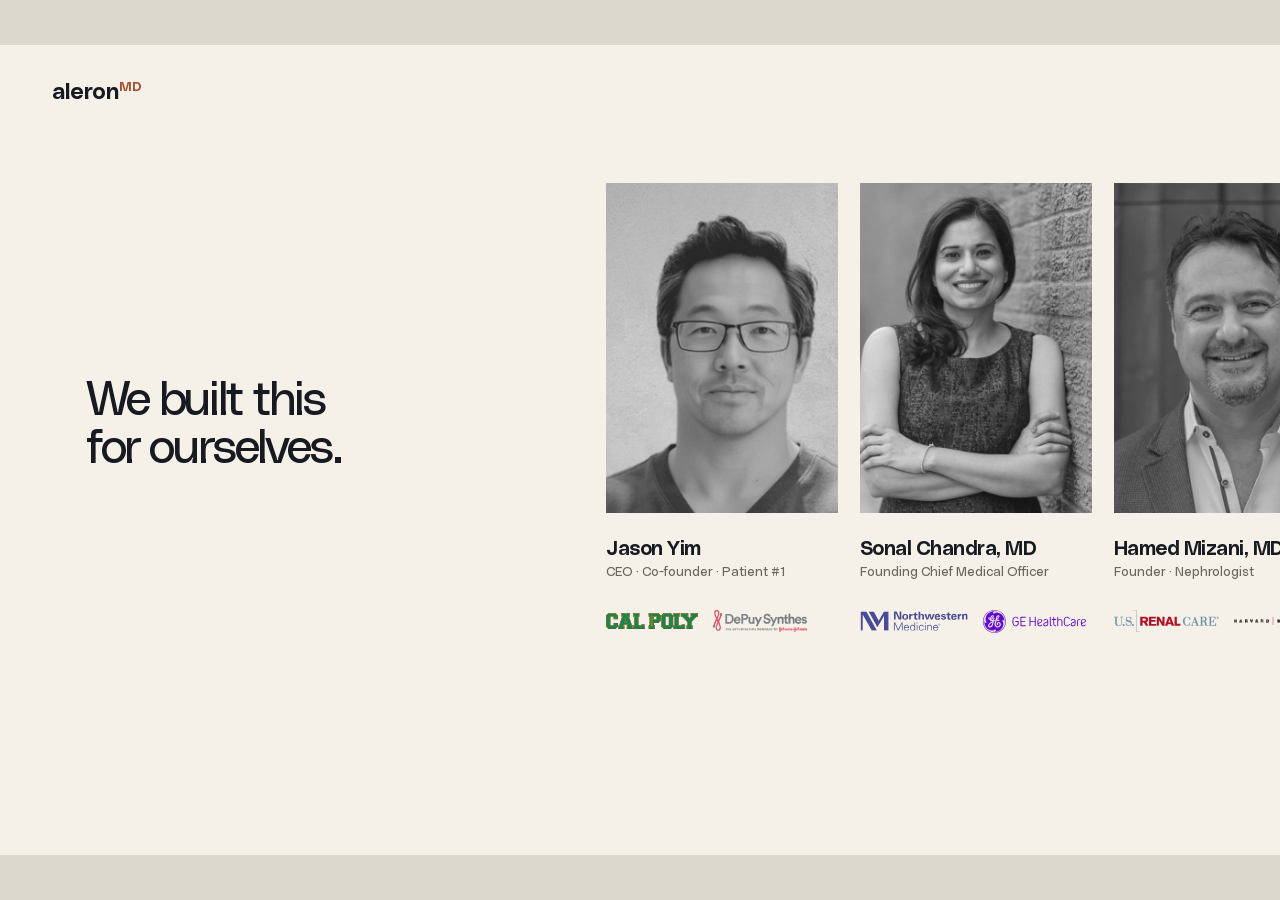
<file: prototypes/team-slide-minimal/index.html>
<!doctype html><html><head><meta charset="utf-8"><meta http-equiv="refresh" content="0; url=C.html"><title>Aleron founding team</title></head><body><a href="C.html">Open the selected founding-team slide</a></body></html>
</file>
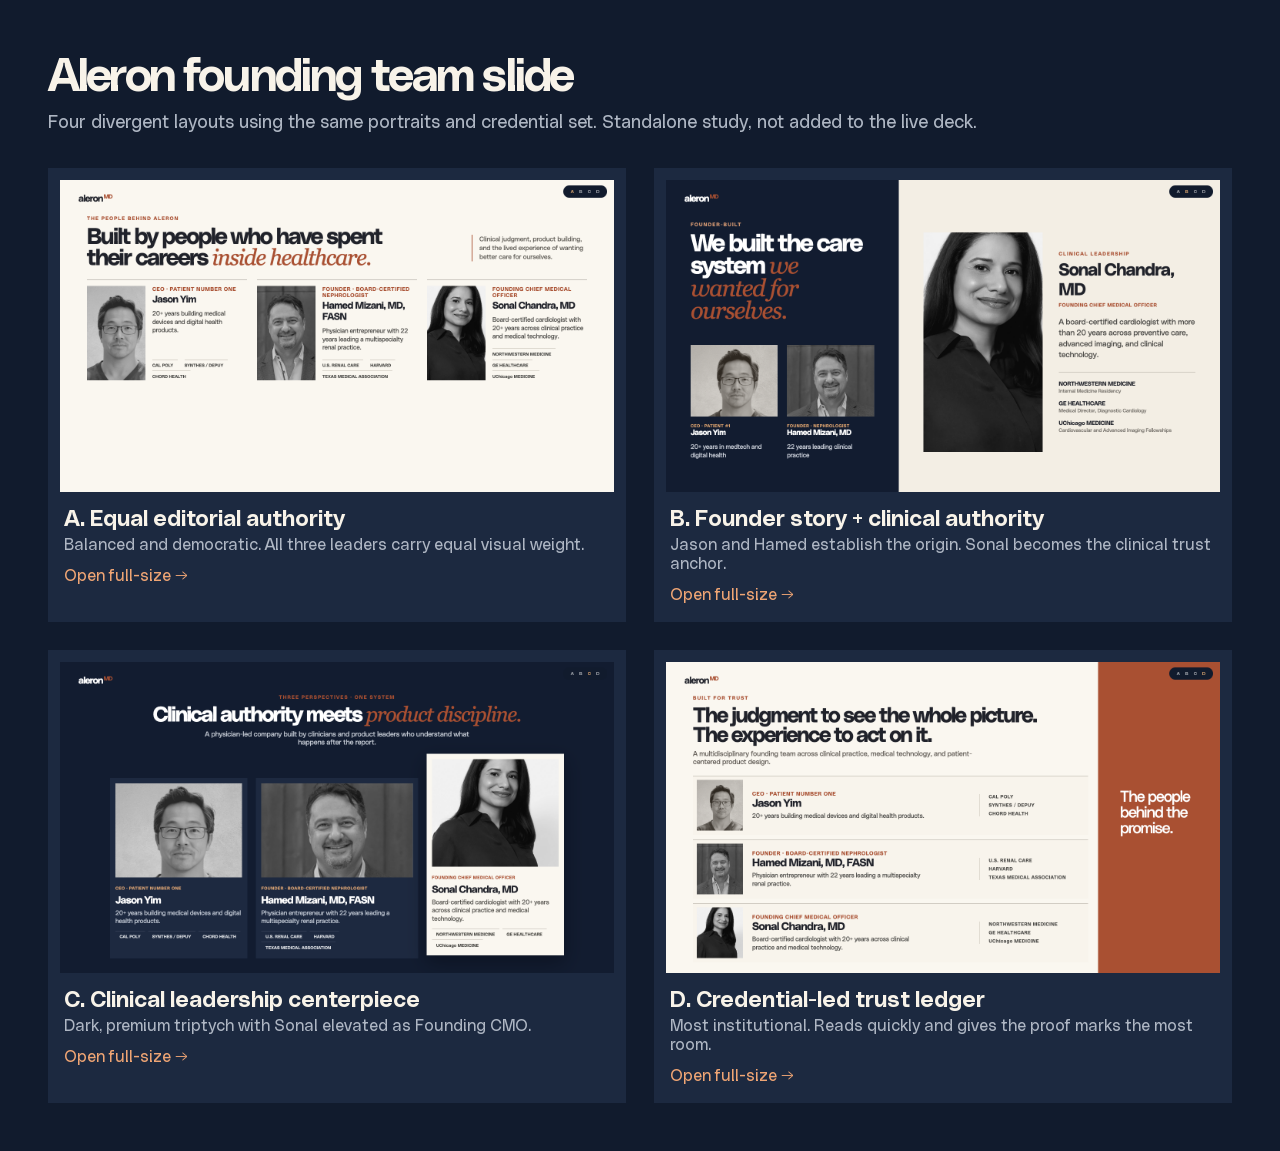
<file: prototypes/team-slide/index.html>
<!doctype html><html><head><meta charset="utf-8"><title>Aleron team slide concepts</title><style>@font-face{font-family:Poly;src:url(../../assets/fonts/PolySansVF.woff2)}*{box-sizing:border-box}body{margin:0;padding:48px;background:#111b2d;color:#f8f3e9;font-family:Poly,Arial}h1{font-size:46px;letter-spacing:-.04em;margin:0}.lede{color:#aeb6c3;font-size:18px;margin:10px 0 36px}.grid{display:grid;grid-template-columns:1fr 1fr;gap:28px}.card{background:#1c2940;padding:12px 12px 18px}.card img{display:block;width:100%;aspect-ratio:16/9;object-fit:cover}.card b{display:block;font-size:22px;margin:14px 4px 4px}.card p{color:#aeb6c3;margin:0 4px 12px}.card a{color:#efa574;text-decoration:none;margin-left:4px}</style></head><body><h1>Aleron founding team slide</h1><p class="lede">Four divergent layouts using the same portraits and credential set. Standalone study, not added to the live deck.</p><main class="grid"><article class="card"><img src="screens/A.png"><b>A. Equal editorial authority</b><p>Balanced and democratic. All three leaders carry equal visual weight.</p><a href="A.html">Open full-size →</a></article><article class="card"><img src="screens/B.png"><b>B. Founder story + clinical authority</b><p>Jason and Hamed establish the origin. Sonal becomes the clinical trust anchor.</p><a href="B.html">Open full-size →</a></article><article class="card"><img src="screens/C.png"><b>C. Clinical leadership centerpiece</b><p>Dark, premium triptych with Sonal elevated as Founding CMO.</p><a href="C.html">Open full-size →</a></article><article class="card"><img src="screens/D.png"><b>D. Credential-led trust ledger</b><p>Most institutional. Reads quickly and gives the proof marks the most room.</p><a href="D.html">Open full-size →</a></article></main></body></html>
</file>
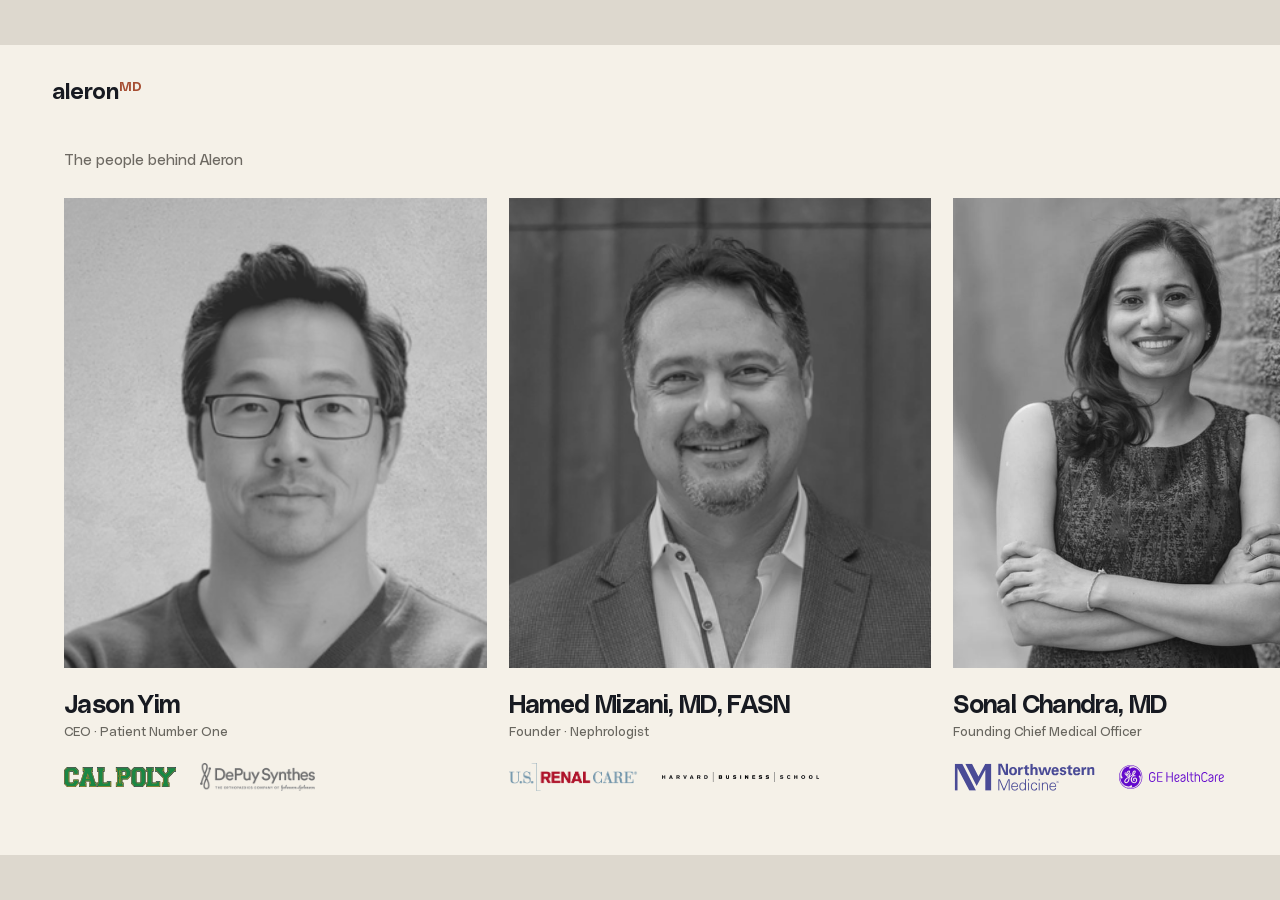
<file: prototypes/team-slide-minimal/A.html>
<!doctype html><html><head><meta charset="utf-8"><link rel="stylesheet" href="style.css"><style>.slide{padding:106px 64px 48px}.label{font-size:15px;margin-bottom:30px;color:#6d6962}.grid{display:grid;grid-template-columns:repeat(3,1fr);gap:22px}.portrait{width:100%;height:470px;object-position:center 26%;margin-bottom:18px}article:nth-child(3) .portrait{object-position:center 35%}</style></head><body><main class="slide"><div class="mark">aleron<span>MD</span></div><div class="label">The people behind Aleron</div><section class="grid"><article><img class="portrait" src="assets/portraits/jason.png"><div class="name">Jason Yim</div><div class="role">CEO · Patient Number One</div><div class="logos"><img class="" src="assets/logos/cal-poly.svg"><img class="wide" src="assets/logos/depuy-synthes-transparent.png"></div></article><article><img class="portrait" src="assets/portraits/hamed.png"><div class="name">Hamed Mizani, MD, FASN</div><div class="role">Founder · Nephrologist</div><div class="logos"><img class="wide" src="assets/logos/us-renal-care.png"><img class="hbs" src="assets/logos/hbs-transparent.png"></div></article><article><img class="portrait" src="assets/portraits/sonal.png"><div class="name">Sonal Chandra, MD</div><div class="role">Founding Chief Medical Officer</div><div class="logos"><img class="wide" src="assets/logos/northwestern.svg"><img class="ge" src="assets/logos/ge-healthcare.svg"></div></article></section></main></body></html>
</file>
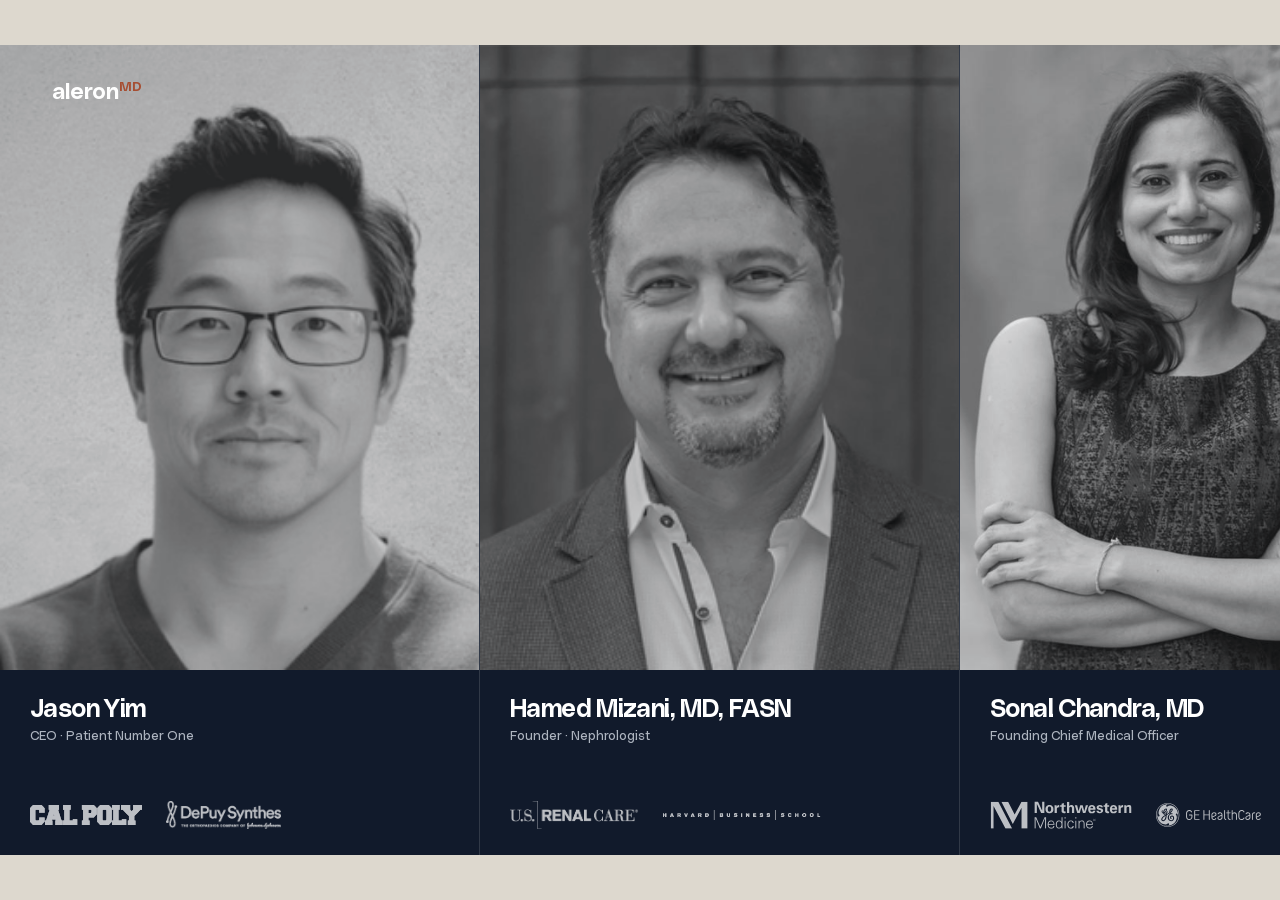
<file: prototypes/team-slide-minimal/B.html>
<!doctype html><html><head><meta charset="utf-8"><link rel="stylesheet" href="style.css"><style>.slide{display:grid;grid-template-columns:repeat(3,1fr);background:#111a2b;color:white}.mark{color:white}.slide article{height:810px;position:relative;border-right:1px solid #ffffff22}.portrait{width:100%;height:625px;object-position:center 28%;display:block;opacity:.94}.slide article:nth-child(3) .portrait{object-position:center 35%}.caption{height:185px;padding:24px 30px 20px;display:flex;flex-direction:column;justify-content:space-between}.role{color:#aeb5c0}.logos{margin-top:0}.logos img{filter:grayscale(1) brightness(0) invert(1);opacity:.72}</style></head><body><main class="slide"><div class="mark">aleron<span>MD</span></div><article><img class="portrait" src="assets/portraits/jason.png"><div class="caption"><div><div class="name">Jason Yim</div><div class="role">CEO · Patient Number One</div></div><div class="logos"><img class="" src="assets/logos/cal-poly.svg"><img class="wide" src="assets/logos/depuy-synthes-transparent.png"></div></div></article><article><img class="portrait" src="assets/portraits/hamed.png"><div class="caption"><div><div class="name">Hamed Mizani, MD, FASN</div><div class="role">Founder · Nephrologist</div></div><div class="logos"><img class="wide" src="assets/logos/us-renal-care.png"><img class="hbs" src="assets/logos/hbs-transparent.png"></div></div></article><article><img class="portrait" src="assets/portraits/sonal.png"><div class="caption"><div><div class="name">Sonal Chandra, MD</div><div class="role">Founding Chief Medical Officer</div></div><div class="logos"><img class="wide" src="assets/logos/northwestern.svg"><img class="ge" src="assets/logos/ge-healthcare.svg"></div></div></article></main></body></html>
</file>
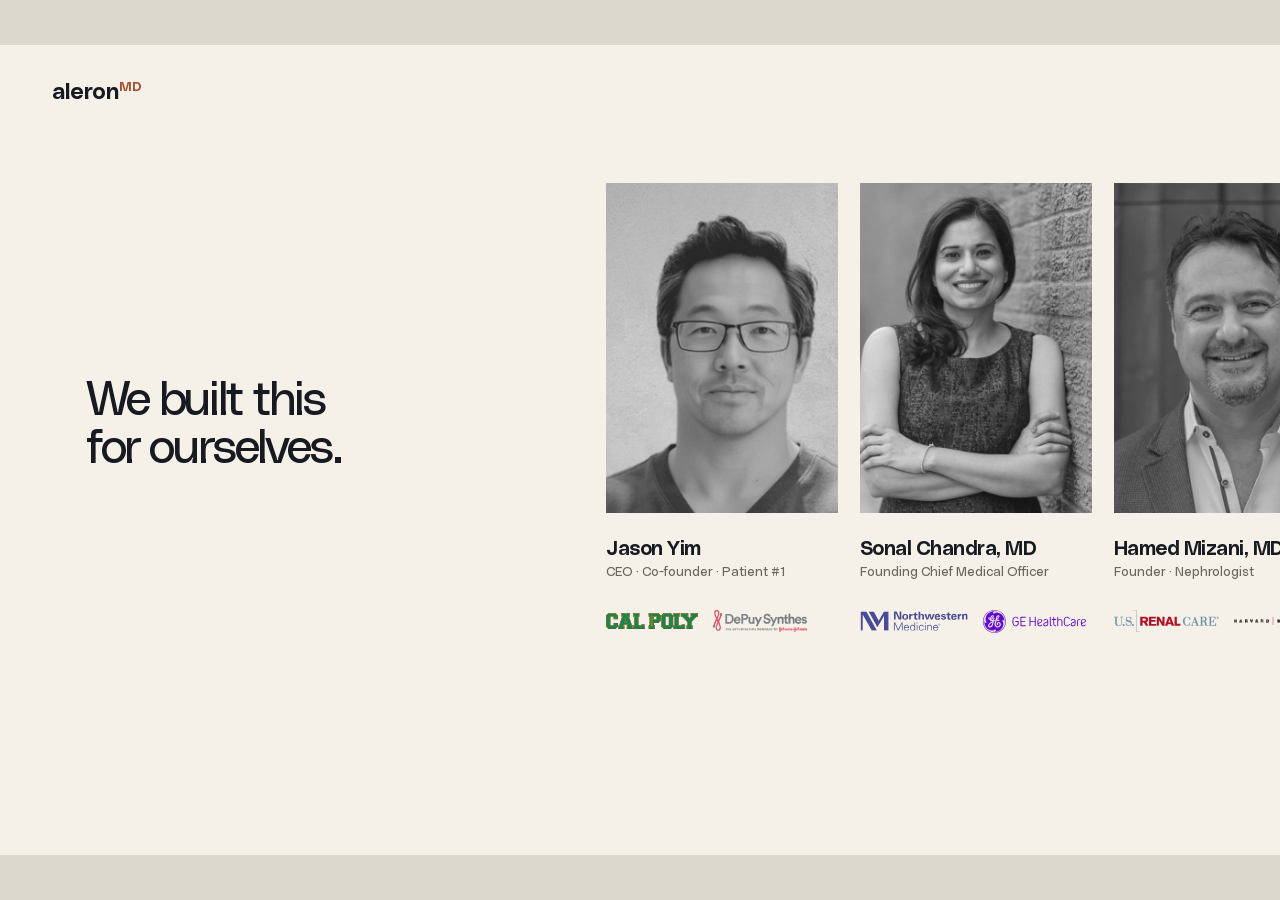
<file: prototypes/team-slide-minimal/C.html>
<!doctype html><html><head><meta charset="utf-8"><link rel="stylesheet" href="style.css"><style>.slide{padding:138px 86px 60px}.heading{font-size:48px;line-height:1;letter-spacing:-.045em;width:460px;position:absolute;left:86px;top:330px}.grid{margin-left:520px;display:grid;grid-template-columns:repeat(3,1fr);gap:22px}.portrait{width:100%;height:330px;object-position:center 27%;margin-bottom:20px}.grid article:nth-child(3) .portrait{object-position:center 35%}.name{font-size:20px;white-space:nowrap}.role{max-width:220px}.logos{gap:15px;margin-top:22px}.logos img{max-width:92px;max-height:23px}.logos .wide{max-width:108px}.logos .hbs{max-width:120px}</style></head><body><main class="slide"><div class="mark">aleron<span>MD</span></div><div class="heading">We built this<br>for ourselves.</div><section class="grid"><article><img class="portrait" src="assets/portraits/jason.png"><div class="name">Jason Yim</div><div class="role">CEO · Co-founder · Patient #1</div><div class="logos"><img class="" src="assets/logos/cal-poly.svg"><img class="wide" src="assets/logos/depuy-color.svg"></div></article><article><img class="portrait" src="assets/portraits/sonal.png"><div class="name">Sonal Chandra, MD</div><div class="role">Founding Chief Medical Officer</div><div class="logos"><img class="wide" src="assets/logos/northwestern.svg"><img class="ge" src="assets/logos/ge-healthcare.svg"></div></article><article><img class="portrait" src="assets/portraits/hamed.png"><div class="name">Hamed Mizani, MD, FASN</div><div class="role">Founder · Nephrologist</div><div class="logos"><img class="wide" src="assets/logos/usrc-color.svg"><img class="hbs" src="assets/logos/hbs-color.svg"></div></article></section></main></body></html>
</file>
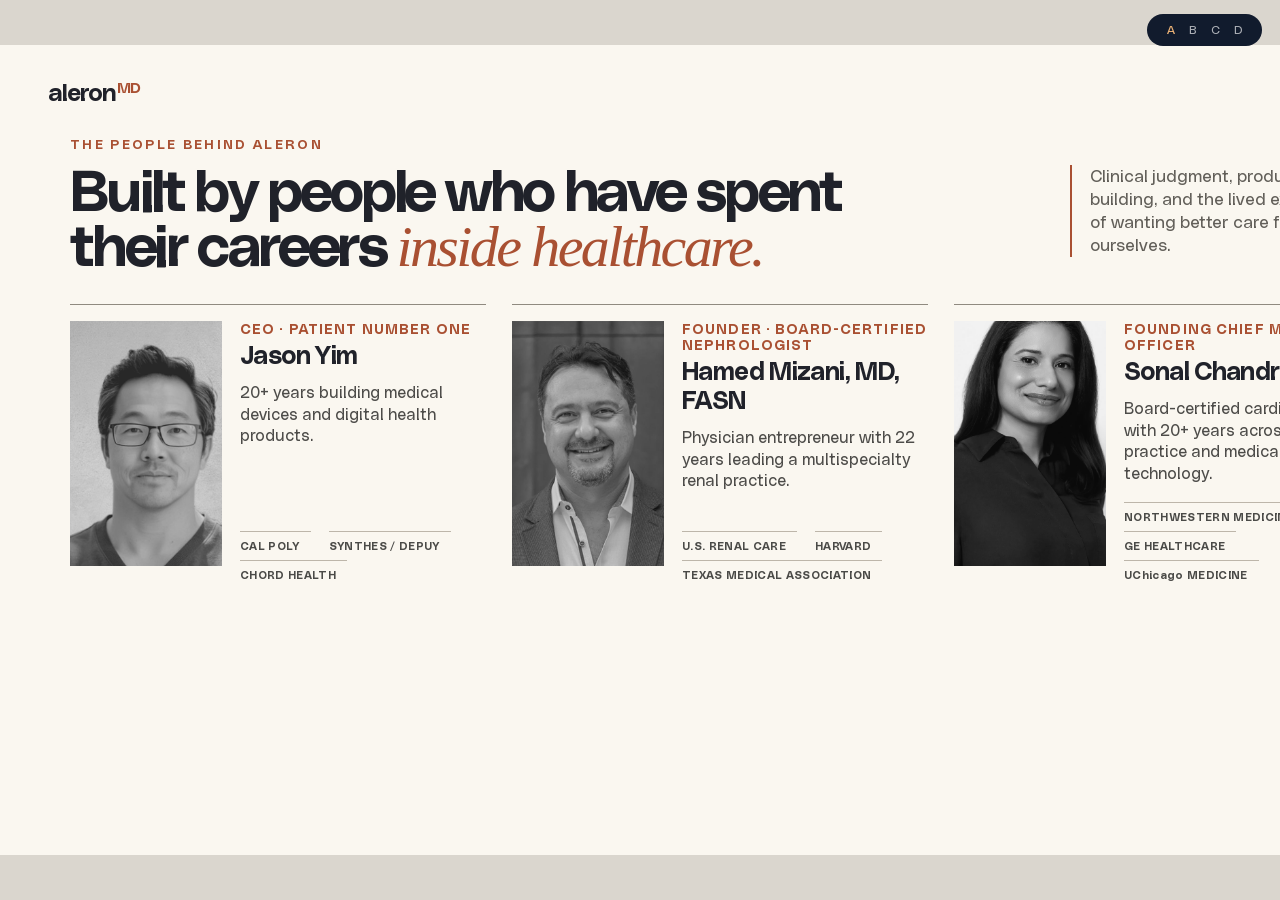
<file: prototypes/team-slide/A.html>
<!doctype html><html><head><meta charset="utf-8"><link rel="stylesheet" href="style.css"><style>.slide{padding:92px 70px 54px}header{display:flex;align-items:end;justify-content:space-between;margin-bottom:30px}.title{max-width:780px}.note{width:300px;font-size:17px;line-height:1.35;color:#625f59;border-left:2px solid var(--rust);padding-left:18px}.grid{display:grid;grid-template-columns:repeat(3,1fr);gap:26px}.person{display:grid;grid-template-columns:152px 1fr;grid-template-rows:auto auto 1fr auto;gap:4px 18px;border-top:1px solid #8f8a80;padding-top:16px}.portrait{width:152px;height:245px;grid-row:1/6}.bio{margin:8px 0 0}.logos{align-self:end}.logo{padding-left:0;margin-right:10px}</style></head><body><div class="nav"><a class="active" href="A.html">A</a><a class="" href="B.html">B</a><a class="" href="C.html">C</a><a class="" href="D.html">D</a></div><main class="slide"><div class="wordmark">aleron<span>MD</span></div><header><div><div class="eyebrow">The people behind Aleron</div><h1 class="title">Built by people who have spent their careers <em>inside healthcare.</em></h1></div><p class="note">Clinical judgment, product building, and the lived experience of wanting better care for ourselves.</p></header><section class="grid"><article class="person "><img class="portrait" src="assets/jason.png"><div class="role">CEO · Patient Number One</div><div class="name">Jason Yim</div><p class="bio">20+ years building medical devices and digital health products.</p><div class="logos"><span class="logo">CAL POLY</span><span class="logo">SYNTHES / DEPUY</span><span class="logo">CHORD HEALTH</span></div></article><article class="person "><img class="portrait" src="assets/hamed.png"><div class="role">Founder · Board-Certified Nephrologist</div><div class="name">Hamed Mizani, MD, FASN</div><p class="bio">Physician entrepreneur with 22 years leading a multispecialty renal practice.</p><div class="logos"><span class="logo">U.S. RENAL CARE</span><span class="logo">HARVARD</span><span class="logo">TEXAS MEDICAL ASSOCIATION</span></div></article><article class="person "><img class="portrait" src="assets/sonal.png"><div class="role">Founding Chief Medical Officer</div><div class="name">Sonal Chandra, MD</div><p class="bio">Board-certified cardiologist with 20+ years across clinical practice and medical technology.</p><div class="logos"><span class="logo">NORTHWESTERN MEDICINE</span><span class="logo">GE HEALTHCARE</span><span class="logo">UChicago MEDICINE</span></div></article></section></main></body></html>
</file>
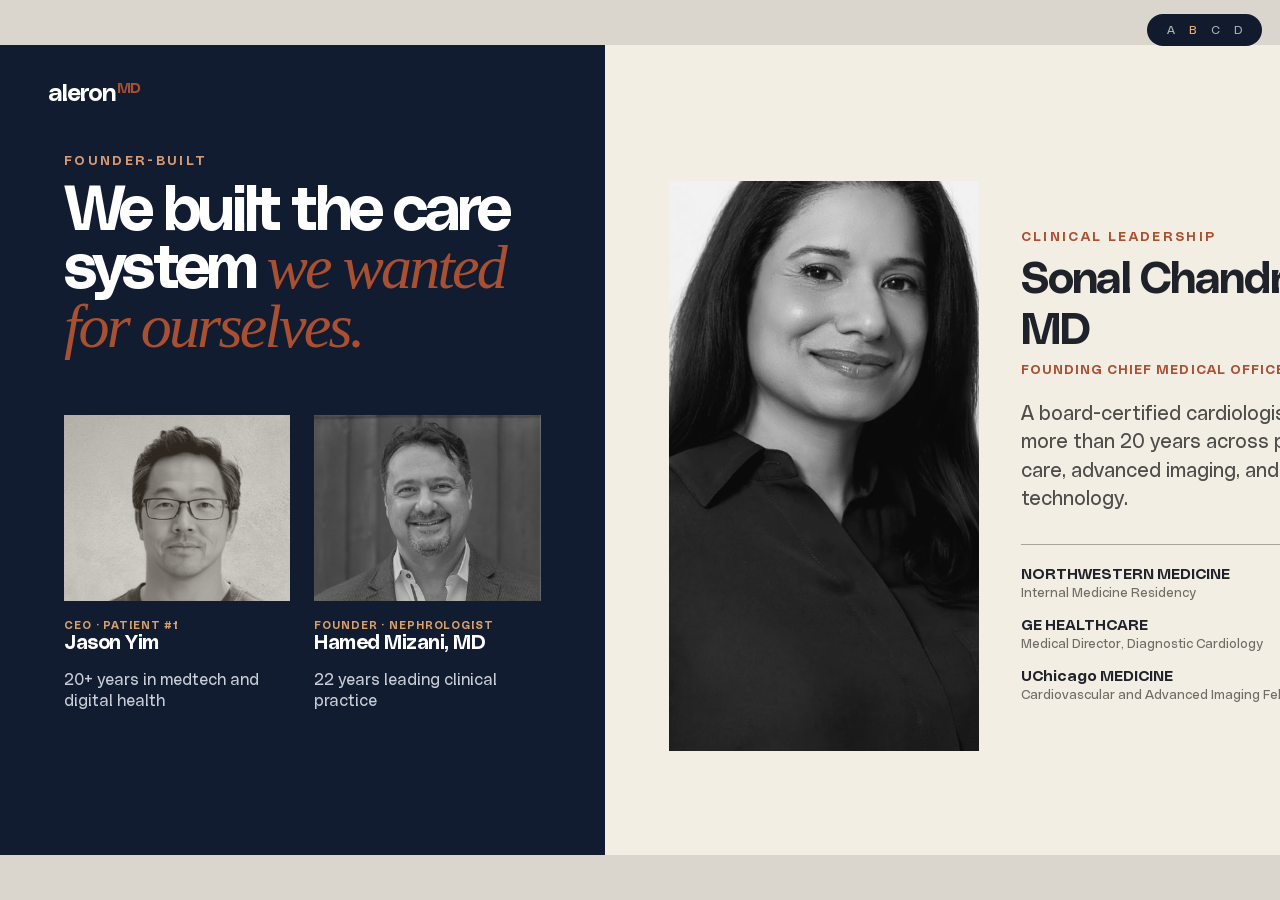
<file: prototypes/team-slide/B.html>
<!doctype html><html><head><meta charset="utf-8"><link rel="stylesheet" href="style.css"><style>.slide{display:grid;grid-template-columns:42% 58%;background:var(--cream)}.left{background:var(--navy);color:white;padding:108px 64px 55px}.left .eyebrow{color:#d89b74}.left .title{font-size:62px}.left .bio{color:#c9ced8}.founders{display:grid;grid-template-columns:1fr 1fr;gap:24px;margin-top:60px}.founder img{width:100%;height:186px;object-fit:cover;object-position:center 28%;margin-bottom:14px}.founder .name{font-size:20px}.founder .role{color:#d9a16e;font-size:11px}.right{padding:84px 64px 52px;display:grid;grid-template-columns:310px 1fr;gap:42px;align-items:center}.hero-img{width:310px;height:570px;object-fit:cover}.profile .name{font-size:44px;margin:8px 0}.profile .role{font-size:13px}.profile .bio{font-size:20px;line-height:1.42;margin:22px 0}.proof{border-top:1px solid #aaa399;margin-top:32px;padding-top:20px;display:grid;gap:15px}.proof b{display:block;font-size:15px}.proof span{font-size:13px;color:#6f6b65}.wordmark{color:white}</style></head><body><div class="nav"><a class="" href="A.html">A</a><a class="active" href="B.html">B</a><a class="" href="C.html">C</a><a class="" href="D.html">D</a></div><main class="slide"><div class="wordmark">aleron<span>MD</span></div><section class="left"><div class="eyebrow">Founder-built</div><h1 class="title">We built the care system <em>we wanted for ourselves.</em></h1><div class="founders"><div class="founder"><img src="assets/jason.png"><div class="role">CEO · Patient #1</div><div class="name">Jason Yim</div><p class="bio">20+ years in medtech and digital health</p></div><div class="founder"><img src="assets/hamed.png"><div class="role">Founder · Nephrologist</div><div class="name">Hamed Mizani, MD</div><p class="bio">22 years leading clinical practice</p></div></div></section><section class="right"><img class="hero-img" src="assets/sonal.png"><div class="profile"><div class="eyebrow">Clinical leadership</div><div class="name">Sonal Chandra, MD</div><div class="role">Founding Chief Medical Officer</div><p class="bio">A board-certified cardiologist with more than 20 years across preventive care, advanced imaging, and clinical technology.</p><div class="proof"><div><b>NORTHWESTERN MEDICINE</b><span>Internal Medicine Residency</span></div><div><b>GE HEALTHCARE</b><span>Medical Director, Diagnostic Cardiology</span></div><div><b>UChicago MEDICINE</b><span>Cardiovascular and Advanced Imaging Fellowships</span></div></div></div></section></main></body></html>
</file>
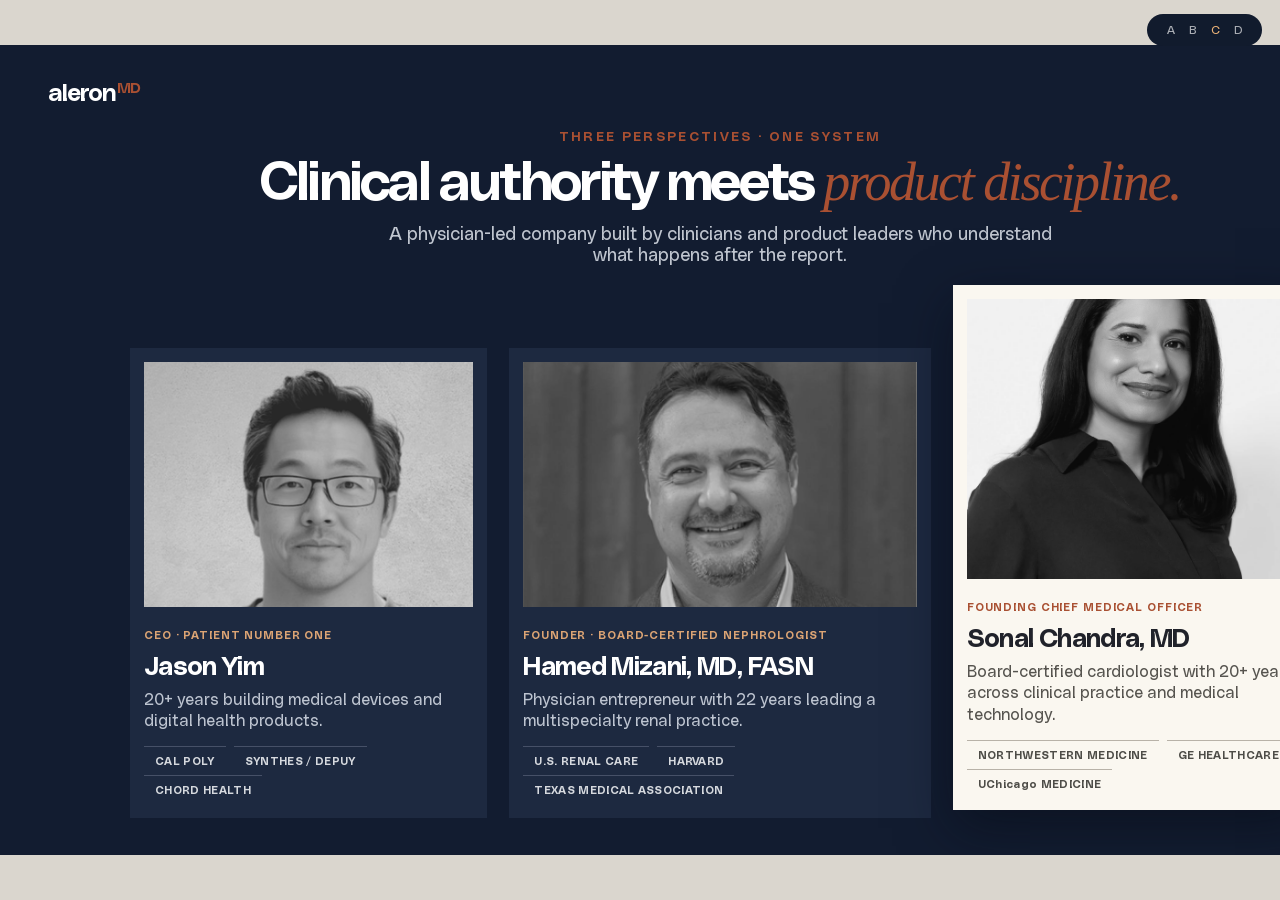
<file: prototypes/team-slide/C.html>
<!doctype html><html><head><meta charset="utf-8"><link rel="stylesheet" href="style.css"><style>.slide{background:var(--navy);color:white;padding:84px 72px 48px}.wordmark{color:white}.head{text-align:center}.title{font-size:54px}.head p{color:#bfc5cf;font-size:18px;margin:15px auto 28px;max-width:700px}.arc{display:grid;grid-template-columns:1fr 1.18fr 1fr;gap:22px;align-items:end;max-width:1180px;margin:auto}.person{background:#1d2940;padding:14px 14px 20px;min-height:470px}.person.center{background:var(--paper);color:var(--ink);transform:translateY(-8px);box-shadow:0 18px 50px #060a1480}.portrait{width:100%;height:245px;object-fit:cover;object-position:center 28%;margin-bottom:18px}.center .portrait{height:280px}.name{font-size:26px}.role{color:#dca474;margin-bottom:10px;font-size:11px}.center .role{color:var(--rust)}.bio{color:#bdc4d0;margin:8px 0 14px}.center .bio{color:#56544f}.logo{color:#d6d9de;border-color:#465067}.center .logo{color:#4d4c47;border-color:#b8b2a8}</style></head><body><div class="nav"><a class="" href="A.html">A</a><a class="" href="B.html">B</a><a class="active" href="C.html">C</a><a class="" href="D.html">D</a></div><main class="slide"><div class="wordmark">aleron<span>MD</span></div><header class="head"><div class="eyebrow">Three perspectives · one system</div><h1 class="title">Clinical authority meets <em>product discipline.</em></h1><p>A physician-led company built by clinicians and product leaders who understand what happens after the report.</p></header><section class="arc"><article class="person "><img class="portrait" src="assets/jason.png"><div class="role">CEO · Patient Number One</div><div class="name">Jason Yim</div><p class="bio">20+ years building medical devices and digital health products.</p><div class="logos"><span class="logo">CAL POLY</span><span class="logo">SYNTHES / DEPUY</span><span class="logo">CHORD HEALTH</span></div></article><article class="person "><img class="portrait" src="assets/hamed.png"><div class="role">Founder · Board-Certified Nephrologist</div><div class="name">Hamed Mizani, MD, FASN</div><p class="bio">Physician entrepreneur with 22 years leading a multispecialty renal practice.</p><div class="logos"><span class="logo">U.S. RENAL CARE</span><span class="logo">HARVARD</span><span class="logo">TEXAS MEDICAL ASSOCIATION</span></div></article><article class="person center"><img class="portrait" src="assets/sonal.png"><div class="role">Founding Chief Medical Officer</div><div class="name">Sonal Chandra, MD</div><p class="bio">Board-certified cardiologist with 20+ years across clinical practice and medical technology.</p><div class="logos"><span class="logo">NORTHWESTERN MEDICINE</span><span class="logo">GE HEALTHCARE</span><span class="logo">UChicago MEDICINE</span></div></article></section></main></body></html>
</file>
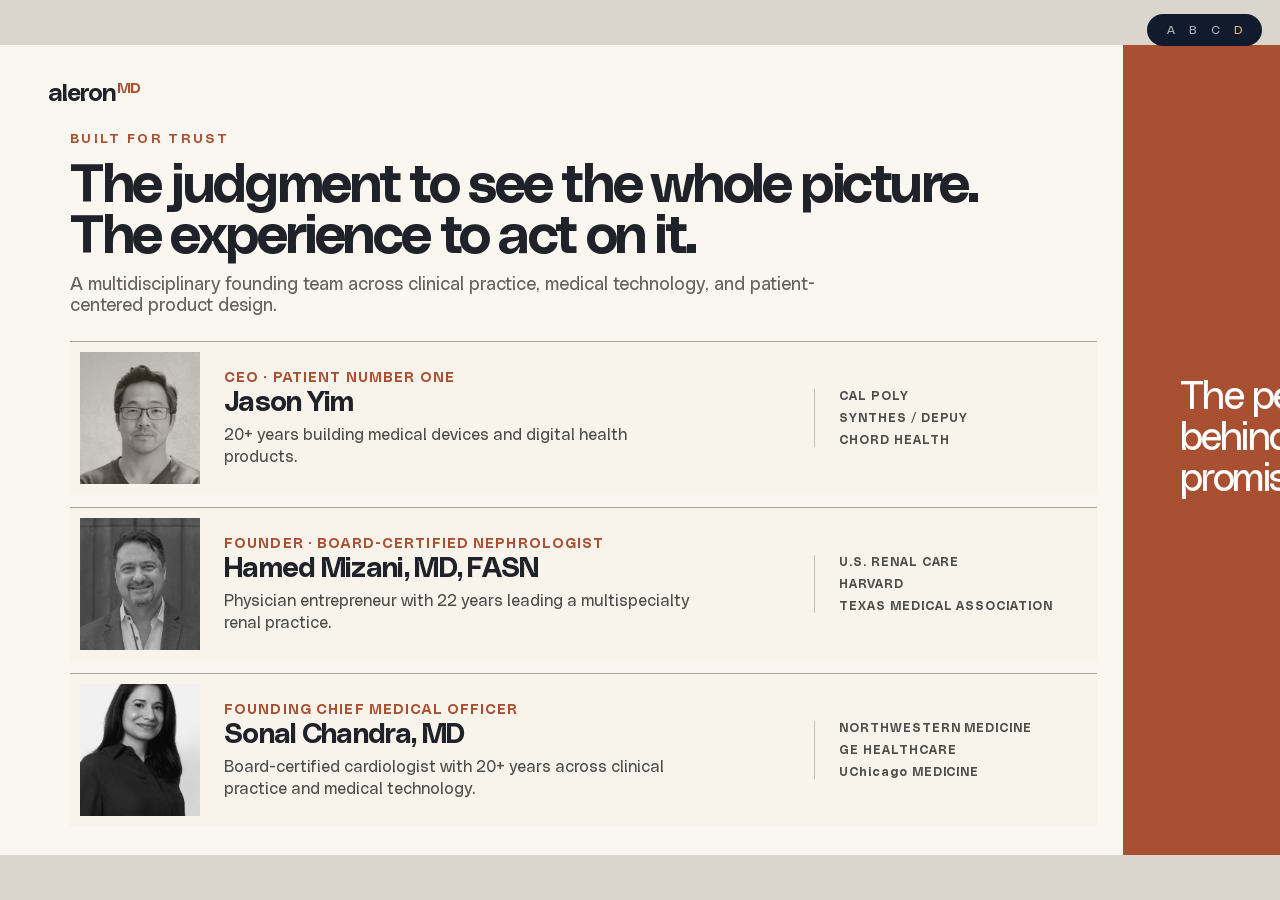
<file: prototypes/team-slide/D.html>
<!doctype html><html><head><meta charset="utf-8"><link rel="stylesheet" href="style.css"><style>.slide{padding:86px 70px 42px;background:linear-gradient(90deg,var(--paper) 0 78%,var(--rust) 78%)}.title{font-size:54px;max-width:940px}.sub{font-size:18px;color:#66615b;max-width:780px;margin:13px 0 26px}.rows{width:79%;display:grid;gap:12px}.row{height:154px;display:grid;grid-template-columns:120px 1fr 265px;gap:24px;align-items:center;border-top:1px solid #a9a399;background:#f8f4ec;padding:10px 18px 10px 10px}.row img{width:120px;height:132px;object-fit:cover}.name{font-size:28px}.bio{margin:7px 0 0;max-width:470px}.cred{border-left:1px solid #c7c0b5;padding-left:24px;display:flex;flex-direction:column;gap:8px}.cred b{font-size:12px;letter-spacing:.08em;color:#4d4c49}.statement{position:absolute;right:45px;top:330px;width:215px;color:white;font-size:40px;line-height:1.02;letter-spacing:-.04em}</style></head><body><div class="nav"><a class="" href="A.html">A</a><a class="" href="B.html">B</a><a class="" href="C.html">C</a><a class="active" href="D.html">D</a></div><main class="slide"><div class="wordmark">aleron<span>MD</span></div><div class="eyebrow">Built for trust</div><h1 class="title">The judgment to see the whole picture.<br>The experience to act on it.</h1><p class="sub">A multidisciplinary founding team across clinical practice, medical technology, and patient-centered product design.</p><section class="rows"><article class="row"><img src="assets/jason.png"><div><div class="role">CEO · Patient Number One</div><div class="name">Jason Yim</div><p class="bio">20+ years building medical devices and digital health products.</p></div><div class="cred"><b>CAL POLY</b><b>SYNTHES / DEPUY</b><b>CHORD HEALTH</b></div></article><article class="row"><img src="assets/hamed.png"><div><div class="role">Founder · Board-Certified Nephrologist</div><div class="name">Hamed Mizani, MD, FASN</div><p class="bio">Physician entrepreneur with 22 years leading a multispecialty renal practice.</p></div><div class="cred"><b>U.S. RENAL CARE</b><b>HARVARD</b><b>TEXAS MEDICAL ASSOCIATION</b></div></article><article class="row"><img src="assets/sonal.png"><div><div class="role">Founding Chief Medical Officer</div><div class="name">Sonal Chandra, MD</div><p class="bio">Board-certified cardiologist with 20+ years across clinical practice and medical technology.</p></div><div class="cred"><b>NORTHWESTERN MEDICINE</b><b>GE HEALTHCARE</b><b>UChicago MEDICINE</b></div></article></section><div class="statement">The people behind the promise.</div></main></body></html>
</file>
<file: prototypes/team-slide-minimal/style.css>
@font-face{font-family:Poly;src:url(../../assets/fonts/PolySansVF.woff2)}:root{--paper:#f5f1e8;--ink:#171a21;--rust:#a64e32}*{box-sizing:border-box}html,body{margin:0;background:#ddd8ce;font-family:Poly,Arial;color:var(--ink)}body{display:grid;place-items:center;min-height:100vh}.slide{width:1440px;height:810px;background:var(--paper);position:relative;overflow:hidden}.mark{position:absolute;left:52px;top:34px;font-size:22px;font-weight:700;z-index:5}.mark span{color:var(--rust);font-size:13px;vertical-align:top}.nav{position:fixed;right:18px;top:14px;z-index:9;background:#111a2b;padding:8px 12px;border-radius:30px}.nav a{font-size:12px;color:white;text-decoration:none;opacity:.45;margin:0 7px}.nav a.on{opacity:1;color:#e6a47e}.portrait{filter:grayscale(1);object-fit:cover}.name{font-size:25px;font-weight:680;letter-spacing:-.025em}.role{font-size:13px;color:#68665f;margin-top:5px}.logos{display:flex;align-items:center;gap:24px;height:40px;margin-top:18px}.logos img{display:block;max-width:112px;max-height:28px;object-fit:contain;opacity:1}.logos .wide{max-width:142px}.logos .hbs{max-width:160px}.logos .ge{max-width:105px}
</file>
<file: prototypes/team-slide/style.css>
@font-face{font-family:Poly;src:url(../../assets/fonts/PolySansVF.woff2)}
:root{--navy:#121c30;--ink:#20222a;--cream:#f3eee4;--paper:#faf7f0;--rust:#a95032;--bronze:#b68a56;--muted:#6b6a67}
*{box-sizing:border-box}html,body{margin:0;background:#dad6ce;font-family:Poly,Arial,sans-serif;color:var(--ink)}body{display:grid;place-items:center;min-height:100vh}.slide{width:1440px;height:810px;position:relative;overflow:hidden;background:var(--paper)}
.wordmark{position:absolute;top:34px;left:48px;font-size:24px;font-weight:700;letter-spacing:-1px;z-index:5}.wordmark span{color:var(--rust);font-size:15px;vertical-align:top;margin-left:2px}.eyebrow{font-size:13px;letter-spacing:.18em;text-transform:uppercase;color:var(--rust);font-weight:700}.title{font-size:58px;line-height:.94;letter-spacing:-.045em;margin:12px 0 0;font-weight:720}.title em{font-family:Georgia,serif;font-weight:400;color:var(--rust)}.portrait{object-fit:cover;filter:grayscale(1)}.name{font-size:25px;font-weight:720;letter-spacing:-.025em}.role{font-size:14px;color:var(--rust);text-transform:uppercase;letter-spacing:.08em;font-weight:700}.bio{font-size:16px;line-height:1.35;color:#4d4c49}.logos{display:flex;flex-wrap:wrap;gap:8px;margin-top:14px}.logo{font-size:11px;font-weight:700;letter-spacing:.03em;color:#4a4a47;border-top:1px solid #bdb6aa;padding:8px 11px 0}.nav{position:fixed;top:14px;right:18px;background:#111b2d;color:white;padding:9px 13px;border-radius:99px;font:12px Poly;z-index:20}.nav a{color:white;text-decoration:none;margin:0 7px;opacity:.65}.nav a.active{opacity:1;color:#eab176}
</file>
